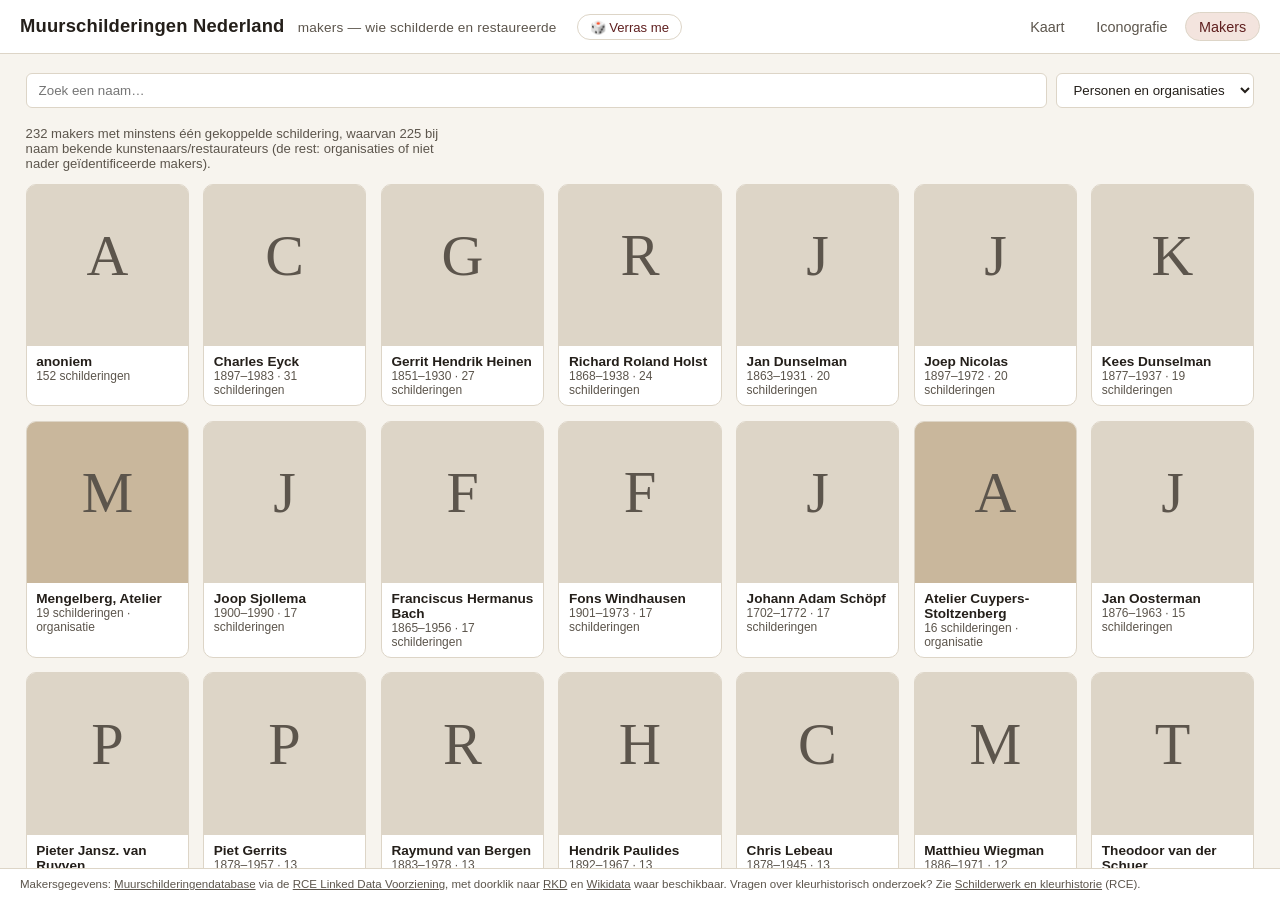
<file: docs/makers.html>
<!doctype html>
<html lang="nl">
<head>
  <meta charset="utf-8" />
  <meta name="viewport" content="width=device-width, initial-scale=1, viewport-fit=cover" />
  <meta name="theme-color" content="#8a2e2e" />
  <meta name="apple-mobile-web-app-capable" content="yes" />
  <title>Muurschilderingen Nederland — makers</title>
  <meta name="description" content="Kunstenaars en restauratieateliers uit de RCE Muurschilderingendatabase, met hun werk in Nederlandse kerken." />
  <link rel="icon" href="favicon.svg" type="image/svg+xml" />
  <link rel="stylesheet" href="style.css" />
</head>
<body>
  <header class="topbar">
    <h1>Muurschilderingen Nederland <span class="sub">makers — wie schilderde en restaureerde</span></h1>
    <button class="surprise-btn" id="surprise-btn" type="button">🎲 Verras me</button>
    <nav class="tabs">
      <a href="index.html">Kaart</a>
      <a href="iconografie.html">Iconografie</a>
      <a href="makers.html" class="active">Makers</a>
    </nav>
  </header>

  <main style="display:block; overflow-y:auto;">
    <div id="icono-wrap">
      <div id="icono-filters">
        <input type="search" id="icono-q" placeholder="Zoek een naam…" />
        <select id="maker-type-filter">
          <option value="">Personen en organisaties</option>
          <option value="persoon">Alleen personen</option>
          <option value="organisatie">Alleen organisaties</option>
        </select>
      </div>
      <p id="makers-intro" style="color:var(--ink-soft);font-size:0.82rem;max-width:60ch;"></p>
      <div id="icono-detail"></div>
      <div class="icono-grid" id="icono-grid"></div>
    </div>
  </main>

  <footer class="credits">
    Makersgegevens: <a href="https://muurschilderingendatabase.nl" target="_blank" rel="noopener">Muurschilderingendatabase</a> via de
    <a href="https://linkeddata.cultureelerfgoed.nl" target="_blank" rel="noopener">RCE Linked Data Voorziening</a>, met doorklik naar
    <a href="https://rkd.nl" target="_blank" rel="noopener">RKD</a> en <a href="https://www.wikidata.org" target="_blank" rel="noopener">Wikidata</a> waar beschikbaar.
    Vragen over kleurhistorisch onderzoek? Zie <a href="https://www.cultureelerfgoed.nl/onderwerpen/schilderwerk-en-kleurhistorie" target="_blank" rel="noopener">Schilderwerk en kleurhistorie</a> (RCE).
  </footer>

  <script src="lightbox.js"></script>
  <script src="makers.js"></script>
</body>
</html>
</file>
<file: docs/style.css>
:root {
  --bg: #f7f4ee;
  --panel: #ffffff;
  --ink: #241f1a;
  --ink-soft: #5c554c;
  --line: #ddd5c7;
  --accent: #8a2e2e;
  --accent-soft: #f3e4de;
  --accent-ink: #5f1f1f;
  color-scheme: light;
}

* { box-sizing: border-box; -webkit-tap-highlight-color: transparent; }

html, body {
  margin: 0;
  height: 100dvh;
  background: var(--bg);
  color: var(--ink);
  font-family: "Iowan Old Style", "Palatino Linotype", Georgia, "Segoe UI", sans-serif;
  overscroll-behavior-y: none;
}

body {
  display: flex;
  flex-direction: column;
  padding-left: env(safe-area-inset-left);
  padding-right: env(safe-area-inset-right);
}

header.topbar {
  display: flex;
  align-items: baseline;
  flex-wrap: wrap;
  gap: 0.5rem 1.25rem;
  padding: 0.75rem 1.25rem;
  padding-top: calc(0.75rem + env(safe-area-inset-top));
  background: var(--panel);
  border-bottom: 1px solid var(--line);
  z-index: 30;
  position: relative;
}

header.topbar h1 {
  font-size: 1.15rem;
  margin: 0;
  letter-spacing: 0.01em;
}

header.topbar h1 .sub {
  font-weight: 400;
  color: var(--ink-soft);
  font-size: 0.85rem;
  margin-left: 0.5rem;
}

.surprise-btn {
  border: 1px solid var(--line);
  background: var(--panel);
  color: var(--accent-ink);
  font-size: 0.82rem;
  padding: 0.3rem 0.75rem;
  border-radius: 999px;
  cursor: pointer;
  font-family: inherit;
  white-space: nowrap;
}
.surprise-btn:hover { background: var(--accent-soft); }
.surprise-btn:active { transform: translateY(1px); }

nav.tabs {
  display: flex;
  gap: 0.25rem;
  margin-left: auto;
}

nav.tabs a {
  padding: 0.35rem 0.8rem;
  border-radius: 999px;
  text-decoration: none;
  color: var(--ink-soft);
  font-size: 0.9rem;
  border: 1px solid transparent;
}

nav.tabs a.active {
  background: var(--accent-soft);
  color: var(--accent-ink);
  border-color: var(--line);
}

main {
  flex: 1;
  display: grid;
  grid-template-columns: minmax(320px, 380px) 1fr;
  min-height: 0;
}

#sidebar {
  display: flex;
  flex-direction: column;
  border-right: 1px solid var(--line);
  background: var(--panel);
  min-height: 0;
}

.sidebar-handle {
  display: none;
}

#filters {
  padding: 0.9rem 1rem 0.6rem;
  border-bottom: 1px solid var(--line);
  display: flex;
  flex-direction: column;
  gap: 0.5rem;
}

#filters input[type="search"],
#filters select {
  width: 100%;
  padding: 0.45rem 0.6rem;
  border: 1px solid var(--line);
  border-radius: 6px;
  font-size: 0.9rem;
  background: #fff;
  color: var(--ink);
  font-family: inherit;
}

#filters .row { display: flex; gap: 0.5rem; }
#filters .row > * { flex: 1; min-width: 0; }

.periode-filter {
  display: flex;
  align-items: flex-end;
  gap: 3px;
  height: 56px;
  padding: 2px 1px 0;
}
.periode-bar {
  flex: 1;
  min-width: 0;
  display: flex;
  flex-direction: column;
  align-items: center;
  justify-content: flex-end;
  height: 100%;
  border: none;
  background: none;
  cursor: pointer;
  padding: 0;
  font-family: inherit;
  color: var(--ink-soft);
}
.periode-bar .bar {
  width: 100%;
  min-height: 3px;
  background: var(--line);
  border-radius: 3px 3px 0 0;
  transition: background 0.15s;
}
.periode-bar:hover .bar { background: #c9a882; }
.periode-bar.active .bar { background: var(--accent); }
.periode-bar .label {
  font-size: 0.6rem;
  line-height: 1.15;
  margin-top: 0.2rem;
  text-align: center;
  white-space: nowrap;
}
.periode-bar.active .label { color: var(--accent-ink); font-weight: 600; }

#stats-line {
  font-size: 0.78rem;
  color: var(--ink-soft);
}

.zonder-locatie-btn {
  text-align: left;
  border: 1px dashed var(--line);
  background: none;
  border-radius: 6px;
  padding: 0.4rem 0.6rem;
  margin-top: 0.35rem;
  color: var(--accent-ink);
  font-size: 0.78rem;
  font-family: inherit;
  cursor: pointer;
  width: 100%;
}
.zonder-locatie-btn:hover { background: var(--accent-soft); }

#gebouw-list {
  overflow-y: auto;
  flex: 1;
}

.gebouw-item {
  padding: 0.65rem 1rem;
  border-bottom: 1px solid var(--line);
  cursor: pointer;
  display: flex;
  gap: 0.65rem;
  align-items: center;
}

.gebouw-item:hover, .gebouw-item.active {
  background: var(--accent-soft);
}

.gebouw-item .thumb {
  width: 42px;
  height: 42px;
  border-radius: 6px;
  background: var(--line) center/cover no-repeat;
  flex-shrink: 0;
}

.no-photo {
  display: flex;
  align-items: center;
  justify-content: center;
  text-align: center;
  background: var(--bg);
  border: 1px dashed var(--line);
  color: var(--ink-soft);
  border-radius: 6px;
  flex-shrink: 0;
  line-height: 1.15;
}
.gebouw-item .thumb.no-photo { font-size: 0.48rem; padding: 1px; }
.painting-card .no-photo { font-size: 0.62rem; padding: 4px; }

/* Zeldzame (~1%) easter egg i.p.v. de gewone "geen foto"-placeholder --
   verwijst naar Ecce Homo, Borja, zonder de bekende virale "na"-foto zelf
   te embedden (die is vermoedelijk alleen fair-use op Wikipedia, niet vrij
   licentieerbaar op Commons -- geverifieerd voor dit project). */
.no-photo.ecce-homo {
  border-style: solid;
  border-color: var(--accent);
  color: var(--accent-ink);
  text-decoration: none;
  font-weight: 600;
}
.no-photo.ecce-homo:hover { background: var(--accent-soft); }
.no-photo.ecce-homo .emoji { font-size: 1.3em; display: block; }

.gebouw-item .meta { min-width: 0; }
.gebouw-item .naam {
  font-size: 0.92rem;
  overflow: hidden;
  text-overflow: ellipsis;
  white-space: nowrap;
}
.gebouw-item .plaats {
  font-size: 0.78rem;
  color: var(--ink-soft);
}

#map-wrap {
  position: relative;
  min-height: 0;
}

#map { position: absolute; inset: 0; }

#detail {
  position: absolute;
  top: 0.9rem;
  right: 0.9rem;
  bottom: 0.9rem;
  width: min(420px, 40vw);
  background: var(--panel);
  border: 1px solid var(--line);
  border-radius: 10px;
  box-shadow: 0 8px 24px rgba(0,0,0,0.14);
  overflow-y: auto;
  display: none;
  padding: 1rem 1.1rem 1.4rem;
}

#detail.open { display: block; }

#detail .close-btn {
  float: right;
  border: none;
  background: none;
  font-size: 1.1rem;
  cursor: pointer;
  color: var(--ink-soft);
}

#detail h2 { margin: 0 0.2rem 0.15rem 0; font-size: 1.1rem; }
#detail .plaats-line { color: var(--ink-soft); font-size: 0.85rem; margin-bottom: 0.6rem; }
#detail .links { display: flex; flex-wrap: wrap; gap: 0.4rem; margin-bottom: 0.9rem; }
#detail .links a {
  font-size: 0.75rem;
  color: var(--accent-ink);
  background: var(--accent-soft);
  padding: 0.2rem 0.55rem;
  border-radius: 999px;
  text-decoration: none;
}

.painting-card {
  border-top: 1px solid var(--line);
  padding: 0.7rem 0;
  display: flex;
  gap: 0.7rem;
}
.painting-card img {
  width: 84px;
  height: 84px;
  object-fit: cover;
  border-radius: 6px;
  background: var(--line);
  flex-shrink: 0;
}
.painting-card .no-photo {
  width: 84px;
  height: 84px;
}
.painting-card .body { min-width: 0; }
.painting-card .titel { font-weight: 600; font-size: 0.9rem; }
.painting-card .datering { font-size: 0.78rem; color: var(--accent-ink); }
.painting-card .locatie { font-size: 0.78rem; color: var(--ink-soft); margin: 0.15rem 0; }
.painting-card .maker { font-size: 0.78rem; color: var(--ink-soft); margin: 0.1rem 0; }
.painting-card .maker a { color: var(--accent-ink); }
.painting-card .tags { display: flex; flex-wrap: wrap; gap: 0.3rem; margin-top: 0.3rem; }
.painting-card .tag {
  font-size: 0.7rem;
  background: var(--bg);
  border: 1px solid var(--line);
  border-radius: 999px;
  padding: 0.1rem 0.5rem;
  color: var(--ink-soft);
}

.maplibregl-popup-content {
  font-family: inherit;
  font-size: 0.85rem;
}

/* --- Iconografie-pagina --- */
#icono-wrap {
  padding: 1.2rem 1.6rem 3rem;
  overflow-y: auto;
  max-width: 1400px;
  margin: 0 auto;
  width: 100%;
}
#icono-filters {
  display: flex;
  gap: 0.6rem;
  margin-bottom: 1.1rem;
}
#icono-filters input {
  flex: 1;
  padding: 0.5rem 0.75rem;
  border: 1px solid var(--line);
  border-radius: 6px;
  font-family: inherit;
}
#icono-filters select {
  padding: 0.5rem 0.75rem;
  border: 1px solid var(--line);
  border-radius: 6px;
  font-family: inherit;
  background: #fff;
  color: var(--ink);
}
.icono-grid {
  display: grid;
  grid-template-columns: repeat(auto-fill, minmax(150px, 1fr));
  gap: 0.9rem;
}
.icono-card {
  background: var(--panel);
  border: 1px solid var(--line);
  border-radius: 10px;
  overflow: hidden;
  cursor: pointer;
}
.icono-card .thumb {
  width: 100%;
  aspect-ratio: 1;
  background: var(--line) center/cover no-repeat;
}
.icono-card .info { padding: 0.5rem 0.6rem; }
.icono-card .label { font-size: 0.85rem; font-weight: 600; }
.icono-card .count { font-size: 0.75rem; color: var(--ink-soft); }

#icono-detail {
  display: none;
  background: var(--panel);
  border: 1px solid var(--line);
  border-radius: 10px;
  padding: 1rem 1.2rem;
  margin-bottom: 1.2rem;
}
#icono-detail.open { display: block; }
#icono-detail .gallery {
  display: grid;
  grid-template-columns: repeat(auto-fill, minmax(140px, 1fr));
  gap: 0.7rem;
  margin-top: 0.8rem;
}
#icono-detail .gallery figure { margin: 0; }
#icono-detail .gallery img { width: 100%; aspect-ratio: 1; object-fit: cover; border-radius: 6px; }
#icono-detail .gallery .no-photo { width: 100%; aspect-ratio: 1; font-size: 0.68rem; }
#icono-detail .gallery figcaption { font-size: 0.72rem; color: var(--ink-soft); margin-top: 0.2rem; }

/* --- Lightbox (lightbox.js) --- */
#lightbox {
  display: none;
  position: fixed;
  inset: 0;
  z-index: 1000;
  background: rgba(15, 12, 10, 0.92);
  align-items: center;
  justify-content: center;
  flex-direction: column;
  padding: 2.5rem 1.2rem;
  cursor: zoom-out;
}
#lightbox.open { display: flex; }
#lightbox .lightbox-img {
  max-width: min(94vw, 1400px);
  max-height: 78vh;
  object-fit: contain;
  border-radius: 4px;
  box-shadow: 0 12px 40px rgba(0, 0, 0, 0.5);
  cursor: default;
}
#lightbox .lightbox-loading {
  color: #e8e0d4;
  font-size: 0.9rem;
}
#lightbox .lightbox-caption {
  color: #e8e0d4;
  font-size: 0.85rem;
  margin-top: 0.9rem;
  text-align: center;
  max-width: 90vw;
}
#lightbox .lightbox-close {
  position: absolute;
  top: 1rem;
  right: 1.2rem;
  border: none;
  background: rgba(255, 255, 255, 0.12);
  color: #fff;
  width: 40px;
  height: 40px;
  border-radius: 50%;
  font-size: 1.1rem;
  cursor: pointer;
}
#lightbox .lightbox-close:hover { background: rgba(255, 255, 255, 0.22); }

/* Klikbare afbeeldingen die de lightbox openen krijgen een zoom-cursor,
   zonder de bestaande <img>/no-photo-opmaak te wijzigen. */
.zoomable { cursor: zoom-in; }

footer.credits {
  padding: 0.6rem 1.25rem;
  font-size: 0.72rem;
  color: var(--ink-soft);
  border-top: 1px solid var(--line);
  background: var(--panel);
}
footer.credits a { color: inherit; }

@media (max-width: 760px) {
  /* Kaart wordt fullscreen; sidebar en detailpaneel worden onderaan
     uitschuivende "bottom sheets" i.p.v. een vaste linkerkolom -- op een
     telefoon is er geen ruimte voor een permanente lijst naast de kaart. */
  main {
    display: block;
    position: relative;
  }

  #sidebar {
    position: fixed;
    left: 0;
    right: 0;
    bottom: 0;
    top: auto;
    z-index: 40;
    max-height: 78dvh;
    border-right: none;
    border-top: 1px solid var(--line);
    border-radius: 16px 16px 0 0;
    box-shadow: 0 -6px 24px rgba(0, 0, 0, 0.18);
    transform: translateY(calc(100% - 108px));
    transition: transform 0.28s cubic-bezier(0.2, 0.7, 0.3, 1);
    padding-bottom: env(safe-area-inset-bottom);
  }
  #sidebar.expanded { transform: translateY(0); }

  .sidebar-handle {
    display: flex;
    align-items: center;
    justify-content: center;
    padding: 0.6rem 0 0.3rem;
    cursor: pointer;
    flex-shrink: 0;
  }
  .sidebar-handle::before {
    content: "";
    width: 36px;
    height: 4px;
    border-radius: 999px;
    background: var(--line);
  }

  #filters { padding-top: 0.2rem; }
  #gebouw-list { -webkit-overflow-scrolling: touch; }
  .gebouw-item { padding: 0.85rem 1rem; } /* groter tikvlak */

  #map-wrap { position: absolute; inset: 0; }

  #detail {
    position: fixed;
    left: 0;
    right: 0;
    top: auto;
    bottom: 0;
    width: 100%;
    max-height: 88dvh;
    border-radius: 16px 16px 0 0;
    border: none;
    border-top: 1px solid var(--line);
    z-index: 50;
    padding-bottom: calc(1.4rem + env(safe-area-inset-bottom));
  }

  header.topbar { gap: 0.4rem 0.75rem; }
  header.topbar h1 { font-size: 1rem; }
  header.topbar h1 .sub { display: block; margin-left: 0; font-size: 0.78rem; }

  .painting-card img, .painting-card .no-photo { width: 68px; height: 68px; }

  /* De kaart-attributie in de hoek van MapLibre dekt de OSM-verplichting al;
     deze uitgebreide creditregel voegt op een telefoon vooral scrollruimte
     onder de bottom sheet toe. */
  body.page-kaart footer.credits { display: none; }
}

@media (max-width: 480px) {
  .icono-grid { grid-template-columns: repeat(auto-fill, minmax(120px, 1fr)); gap: 0.6rem; }
  #icono-wrap { padding: 1rem 0.9rem 2.5rem; }
  #icono-filters { flex-direction: column; align-items: stretch; }
}

/* Proefkoppeling met rijksmonumentenregister en Beeldbank (detailpaneel) */
#filters .row #f-categorie { width: 100%; }
.rce-blok {
  border: 1px solid var(--line);
  border-left: 3px solid var(--accent-ink);
  border-radius: 6px;
  padding: 0.55rem 0.7rem;
  margin-bottom: 0.9rem;
  font-size: 0.82rem;
}
.rce-kop { font-size: 0.72rem; text-transform: uppercase; letter-spacing: 0.04em; color: var(--ink-soft); margin-bottom: 0.3rem; }
.rce-regel { margin-bottom: 0.25rem; }
.rce-cat { color: var(--ink-soft); }
.rce-fotos { display: flex; gap: 0.35rem; overflow-x: auto; margin: 0.35rem 0; }
.rce-fotos img { height: 72px; width: 96px; object-fit: cover; border-radius: 4px; display: block; }
.rce-bron { font-size: 0.7rem; color: var(--ink-soft); }

/* Beschrijving en linked-data-link per schildering */
.painting-card details.beschrijving { font-size: 0.78rem; color: var(--ink-soft); margin-top: 0.3rem; white-space: pre-line; }
.painting-card details.beschrijving summary { cursor: pointer; color: var(--accent-ink); }
.ld-link { display: inline-block; margin-top: 0.3rem; font-size: 0.72rem; color: var(--accent-ink); }

/* Passages uit Monumenten in Nederland en literatuur uit de bibliotheek */
.rce-lijst { margin: 0.2rem 0 0.4rem; padding-left: 1.1rem; }
.rce-lijst li { margin-bottom: 0.15rem; }
.rce-lijst a, .rce-regel a { color: var(--accent-ink); }
.rce-literatuur summary { cursor: pointer; margin-bottom: 0.25rem; }
</file>
